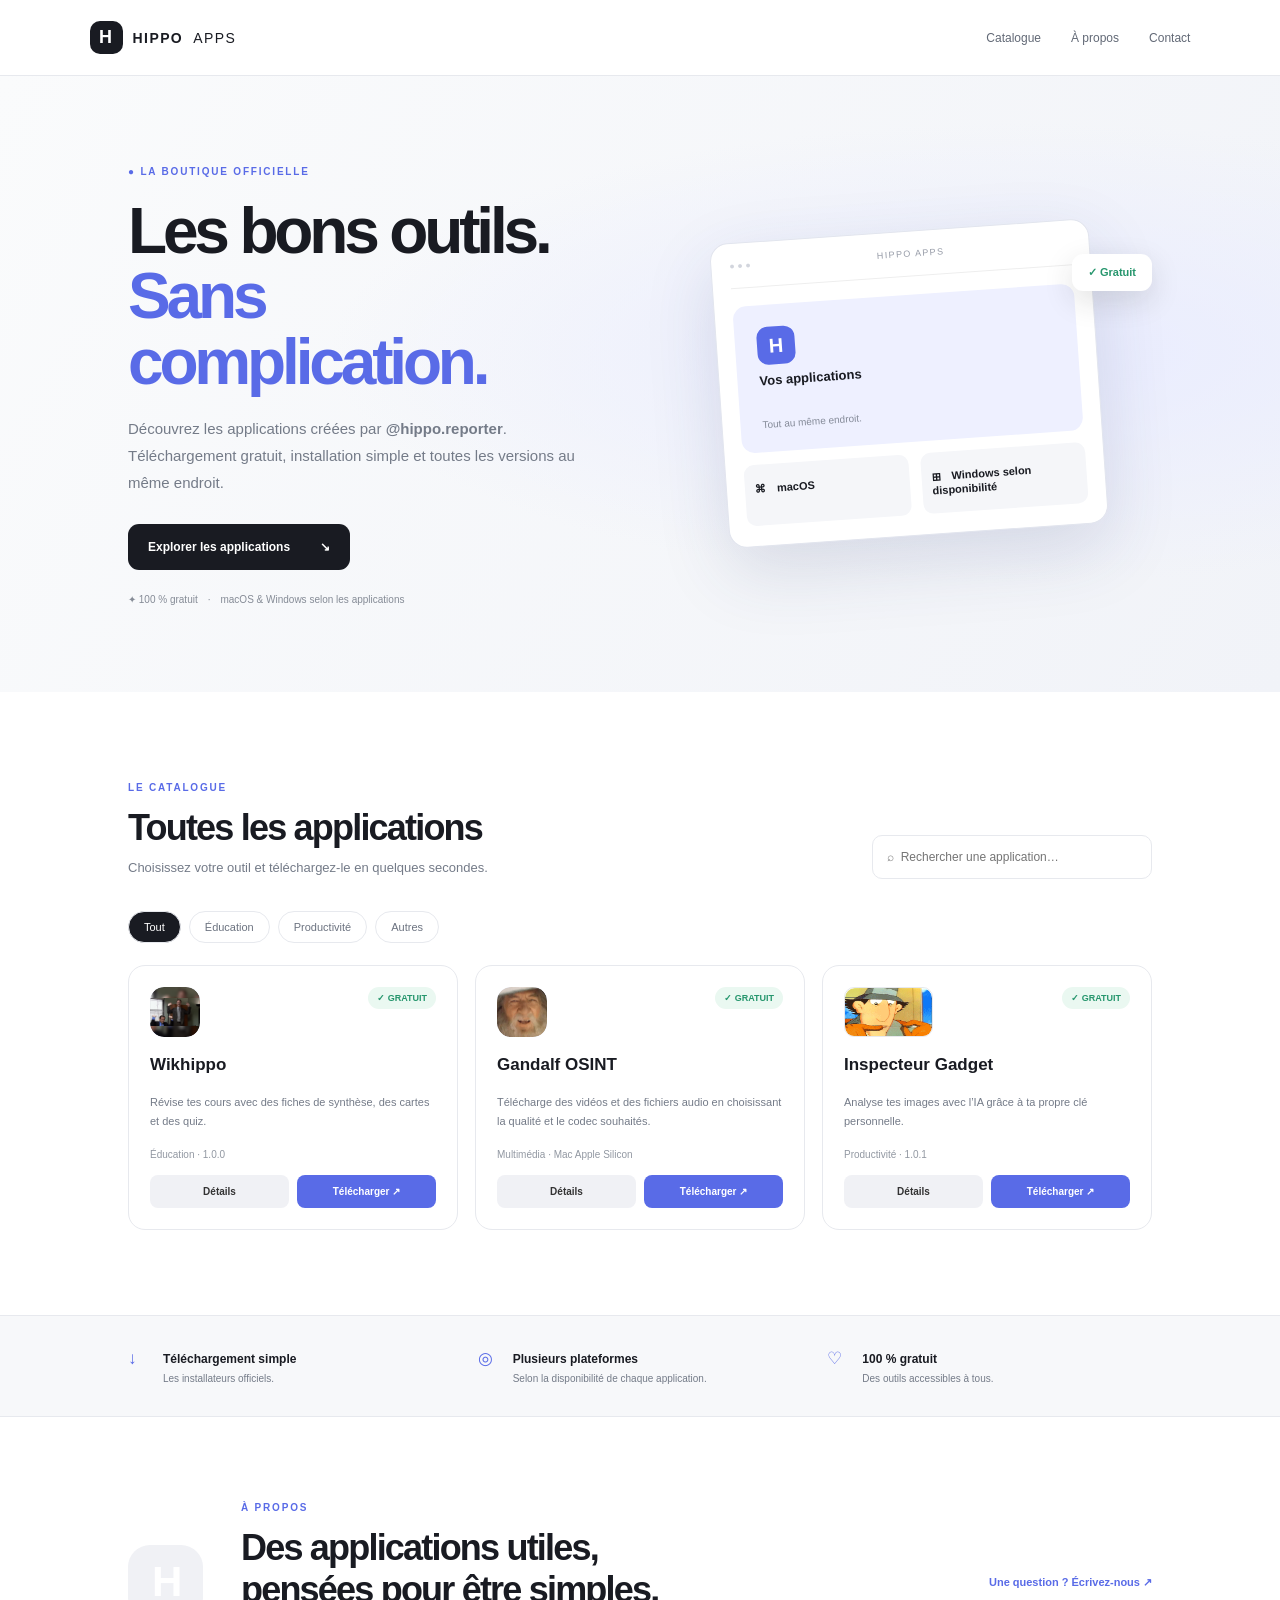
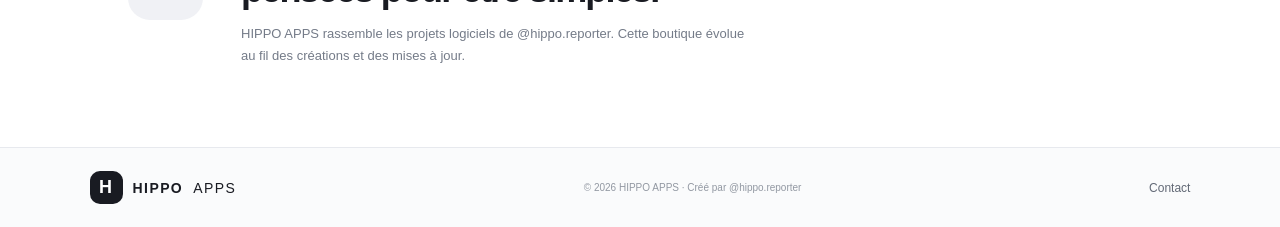
<file: index.html>
<!doctype html><html lang="fr"><head><meta charset="utf-8"><meta name="viewport" content="width=device-width,initial-scale=1"><meta name="theme-color" content="#f6f7f9"><meta name="description" content="HIPPO APPS — Les applications gratuites de @hippo.reporter"><title>HIPPO APPS — Boutique officielle</title><link rel="icon" href="assets/favicon.svg"><link rel="stylesheet" href="styles.css"></head><body>
<header><a class="brand" href="#"><i>H</i> HIPPO <b>APPS</b></a><nav><a href="#catalogue">Catalogue</a><a href="#apropos">À propos</a><a href="#apropos">Contact</a></nav><button id="menu" aria-label="Menu">☰</button></header>
<main><section class="hero"><div><label>● LA BOUTIQUE OFFICIELLE</label><h1>Les bons outils.<br><em>Sans complication.</em></h1><p>Découvrez les applications créées par <strong>@hippo.reporter</strong>. Téléchargement gratuit, installation simple et toutes les versions au même endroit.</p><a class="cta" href="#catalogue">Explorer les applications <b>↘</b></a><small>✦ 100 % gratuit　·　macOS & Windows selon les applications</small></div><div class="visual"><div class="mock"><div class="dots">● ● ● <span>HIPPO APPS</span></div><div class="mocktile"><i>H</i><b>Vos applications</b><small>Tout au même endroit.</small></div><div class="mockrow"><span>⌘　macOS</span><span>⊞　Windows selon disponibilité</span></div></div><div class="tag">✓ Gratuit</div></div></section>
<section id="catalogue" class="catalog"><div class="heading"><div><label>LE CATALOGUE</label><h2>Toutes les applications</h2><p>Choisissez votre outil et téléchargez-le en quelques secondes.</p></div><input id="search" placeholder="⌕  Rechercher une application…"></div><div class="filters"><button class="active" data-filter="all">Tout</button><button data-filter="education">Éducation</button><button data-filter="productivity">Productivité</button><button data-filter="other">Autres</button></div><div id="grid" class="grid"></div><p id="empty" hidden>Aucune application ne correspond à votre recherche.</p></section>
<section class="benefits"><div>↓ <b>Téléchargement simple</b><small>Les installateurs officiels.</small></div><div>◎ <b>Plusieurs plateformes</b><small>Selon la disponibilité de chaque application.</small></div><div>♡ <b>100 % gratuit</b><small>Des outils accessibles à tous.</small></div></section>
<section id="apropos" class="about"><div class="bigicon" aria-label="Logo HIPPO APPS">H</div><div><label>À PROPOS</label><h2>Des applications utiles,<br>pensées pour être simples.</h2><p>HIPPO APPS rassemble les projets logiciels de @hippo.reporter. Cette boutique évolue au fil des créations et des mises à jour.</p></div><a href="installation.html">Une question ? Écrivez-nous ↗</a></section></main>
<footer><a class="brand" href="#"><i>H</i> HIPPO <b>APPS</b></a><span>© <span id="year"></span> HIPPO APPS · Créé par @hippo.reporter</span><a href="#apropos">Contact</a></footer>
<dialog id="detail"><button class="close">×</button><div id="detailbody"></div></dialog><script src="apps.js"></script><script src="script.js"></script></body></html>
</file>
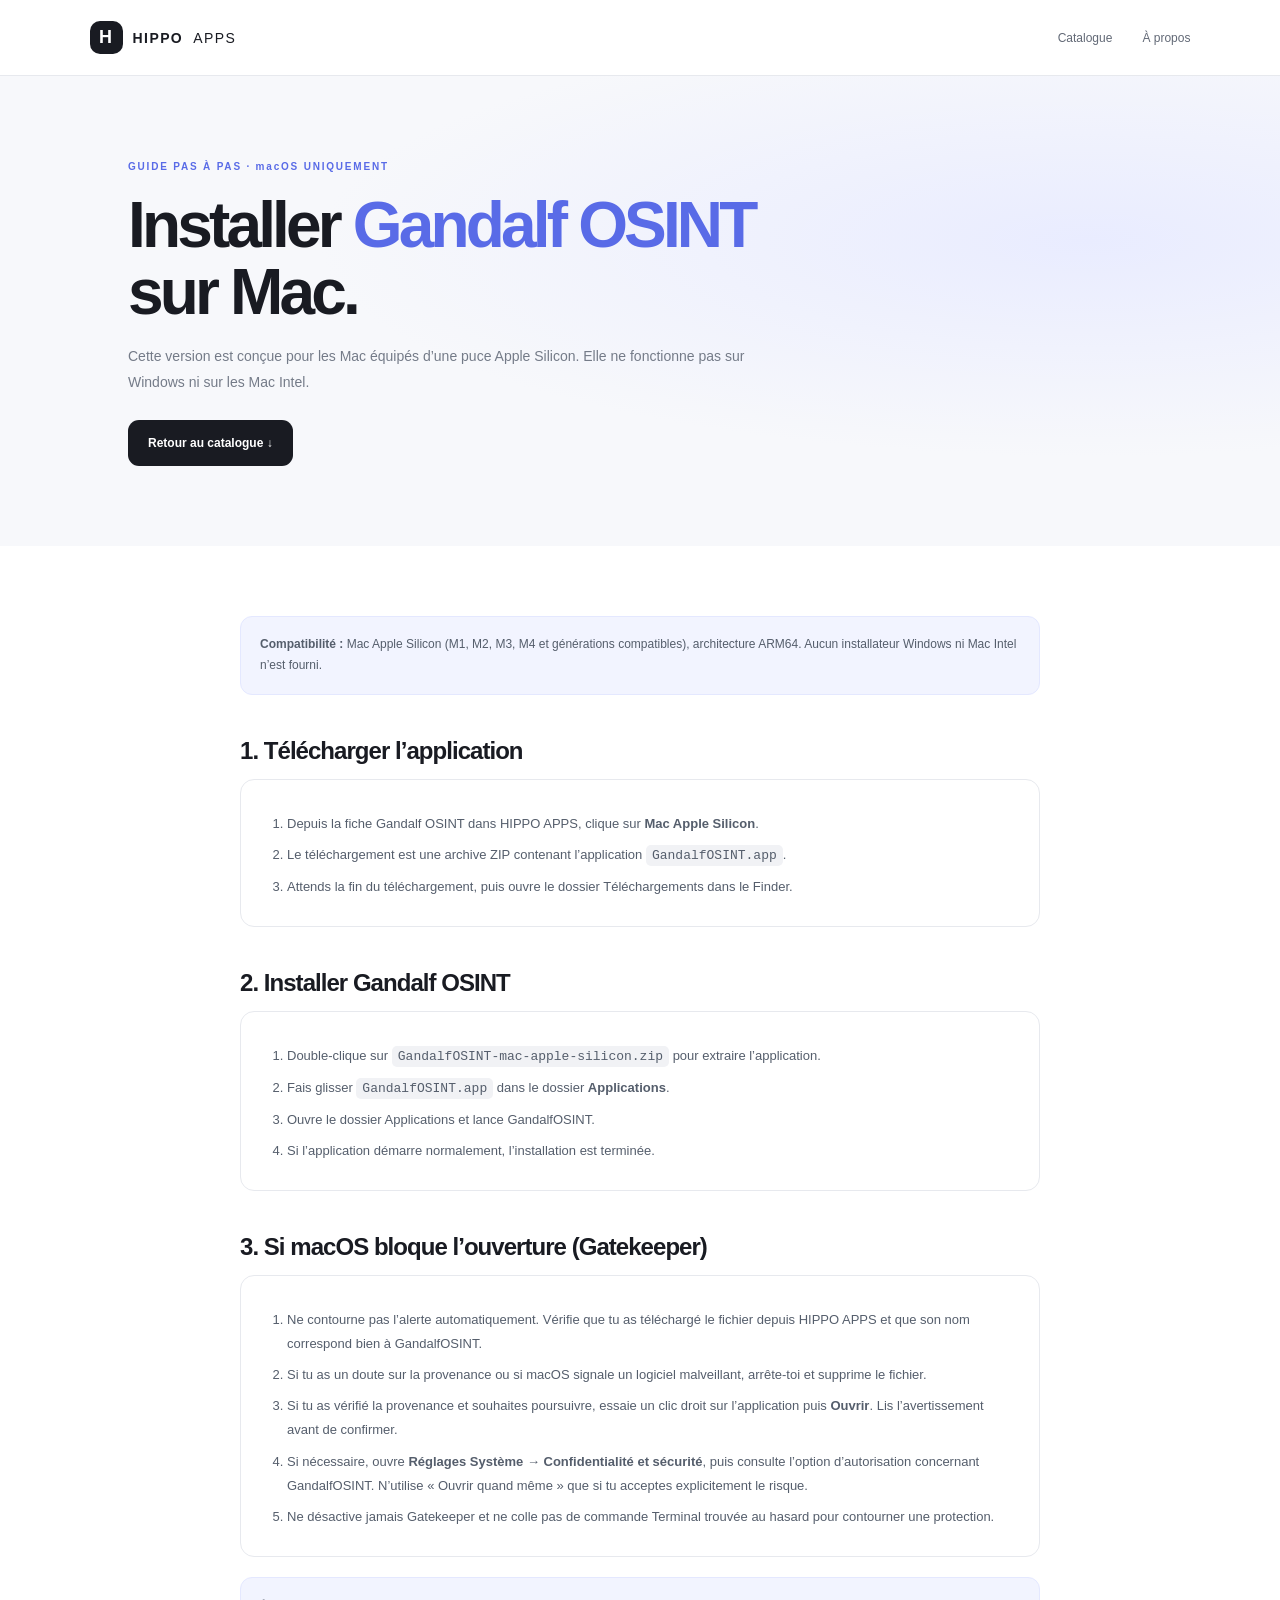
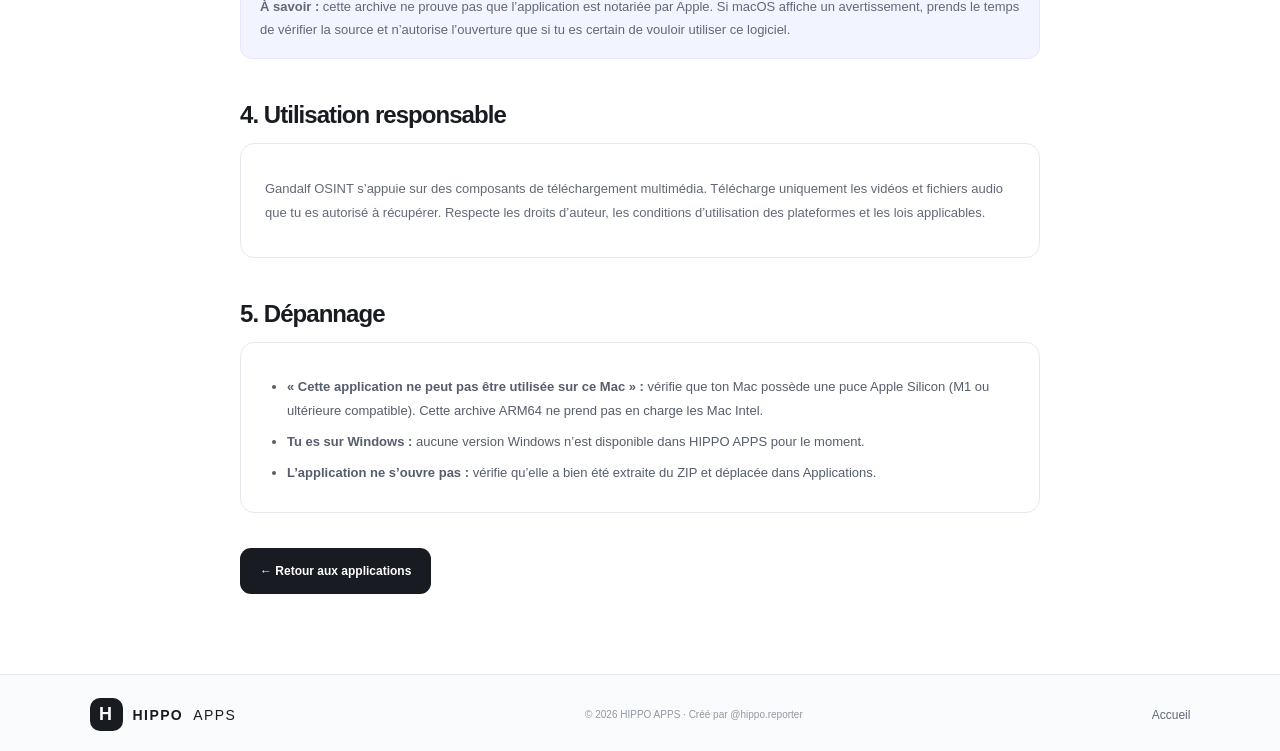
<file: gandalf-installation.html>
<!doctype html><html lang="fr"><head><meta charset="utf-8"><meta name="viewport" content="width=device-width,initial-scale=1"><meta name="theme-color" content="#f6f7f9"><meta name="description" content="Guide d’installation de Gandalf OSINT sur Mac Apple Silicon."><title>Installer Gandalf OSINT — HIPPO APPS</title><link rel="icon" href="assets/favicon.svg"><link rel="stylesheet" href="styles.css"></head><body>
<header><a class="brand" href="index.html"><i>H</i> HIPPO <b>APPS</b></a><nav><a href="index.html#catalogue">Catalogue</a><a href="index.html#apropos">À propos</a></nav><button id="menu" aria-label="Menu">☰</button></header>
<main class="help-page"><section class="help-hero"><label>GUIDE PAS À PAS · macOS UNIQUEMENT</label><h1>Installer <em>Gandalf OSINT</em><br>sur Mac.</h1><p>Cette version est conçue pour les Mac équipés d’une puce Apple Silicon. Elle ne fonctionne pas sur Windows ni sur les Mac Intel.</p><a class="cta" href="index.html#catalogue">Retour au catalogue ↓</a></section>
<section class="help-content"><div class="help-note"><strong>Compatibilité :</strong> Mac Apple Silicon (M1, M2, M3, M4 et générations compatibles), architecture ARM64. Aucun installateur Windows ni Mac Intel n’est fourni.</div>
<h2>1. Télécharger l’application</h2><div class="help-step"><ol><li>Depuis la fiche Gandalf OSINT dans HIPPO APPS, clique sur <strong>Mac Apple Silicon</strong>.</li><li>Le téléchargement est une archive ZIP contenant l’application <code>GandalfOSINT.app</code>.</li><li>Attends la fin du téléchargement, puis ouvre le dossier Téléchargements dans le Finder.</li></ol></div>
<h2>2. Installer Gandalf OSINT</h2><div class="help-step"><ol><li>Double-clique sur <code>GandalfOSINT-mac-apple-silicon.zip</code> pour extraire l’application.</li><li>Fais glisser <code>GandalfOSINT.app</code> dans le dossier <strong>Applications</strong>.</li><li>Ouvre le dossier Applications et lance GandalfOSINT.</li><li>Si l’application démarre normalement, l’installation est terminée.</li></ol></div>
<h2>3. Si macOS bloque l’ouverture (Gatekeeper)</h2><div class="help-step"><ol><li>Ne contourne pas l’alerte automatiquement. Vérifie que tu as téléchargé le fichier depuis HIPPO APPS et que son nom correspond bien à GandalfOSINT.</li><li>Si tu as un doute sur la provenance ou si macOS signale un logiciel malveillant, arrête-toi et supprime le fichier.</li><li>Si tu as vérifié la provenance et souhaites poursuivre, essaie un clic droit sur l’application puis <strong>Ouvrir</strong>. Lis l’avertissement avant de confirmer.</li><li>Si nécessaire, ouvre <strong>Réglages Système → Confidentialité et sécurité</strong>, puis consulte l’option d’autorisation concernant GandalfOSINT. N’utilise « Ouvrir quand même » que si tu acceptes explicitement le risque.</li><li>Ne désactive jamais Gatekeeper et ne colle pas de commande Terminal trouvée au hasard pour contourner une protection.</li></ol></div><p class="help-note"><strong>À savoir :</strong> cette archive ne prouve pas que l’application est notariée par Apple. Si macOS affiche un avertissement, prends le temps de vérifier la source et n’autorise l’ouverture que si tu es certain de vouloir utiliser ce logiciel.</p>
<h2>4. Utilisation responsable</h2><div class="help-step"><p>Gandalf OSINT s’appuie sur des composants de téléchargement multimédia. Télécharge uniquement les vidéos et fichiers audio que tu es autorisé à récupérer. Respecte les droits d’auteur, les conditions d’utilisation des plateformes et les lois applicables.</p></div>
<h2>5. Dépannage</h2><div class="help-step"><ul><li><strong>« Cette application ne peut pas être utilisée sur ce Mac » :</strong> vérifie que ton Mac possède une puce Apple Silicon (M1 ou ultérieure compatible). Cette archive ARM64 ne prend pas en charge les Mac Intel.</li><li><strong>Tu es sur Windows :</strong> aucune version Windows n’est disponible dans HIPPO APPS pour le moment.</li><li><strong>L’application ne s’ouvre pas :</strong> vérifie qu’elle a bien été extraite du ZIP et déplacée dans Applications.</li></ul></div><div class="help-bottom"><a class="cta" href="index.html#catalogue">← Retour aux applications</a></div></section></main>
<footer><a class="brand" href="index.html"><i>H</i> HIPPO <b>APPS</b></a><span>© <span id="year"></span> HIPPO APPS · Créé par @hippo.reporter</span><a href="index.html">Accueil</a></footer><script>document.querySelector('#year').textContent=new Date().getFullYear();document.querySelector('#menu').onclick=()=>document.querySelector('nav').classList.toggle('open');</script></body></html>
</file>
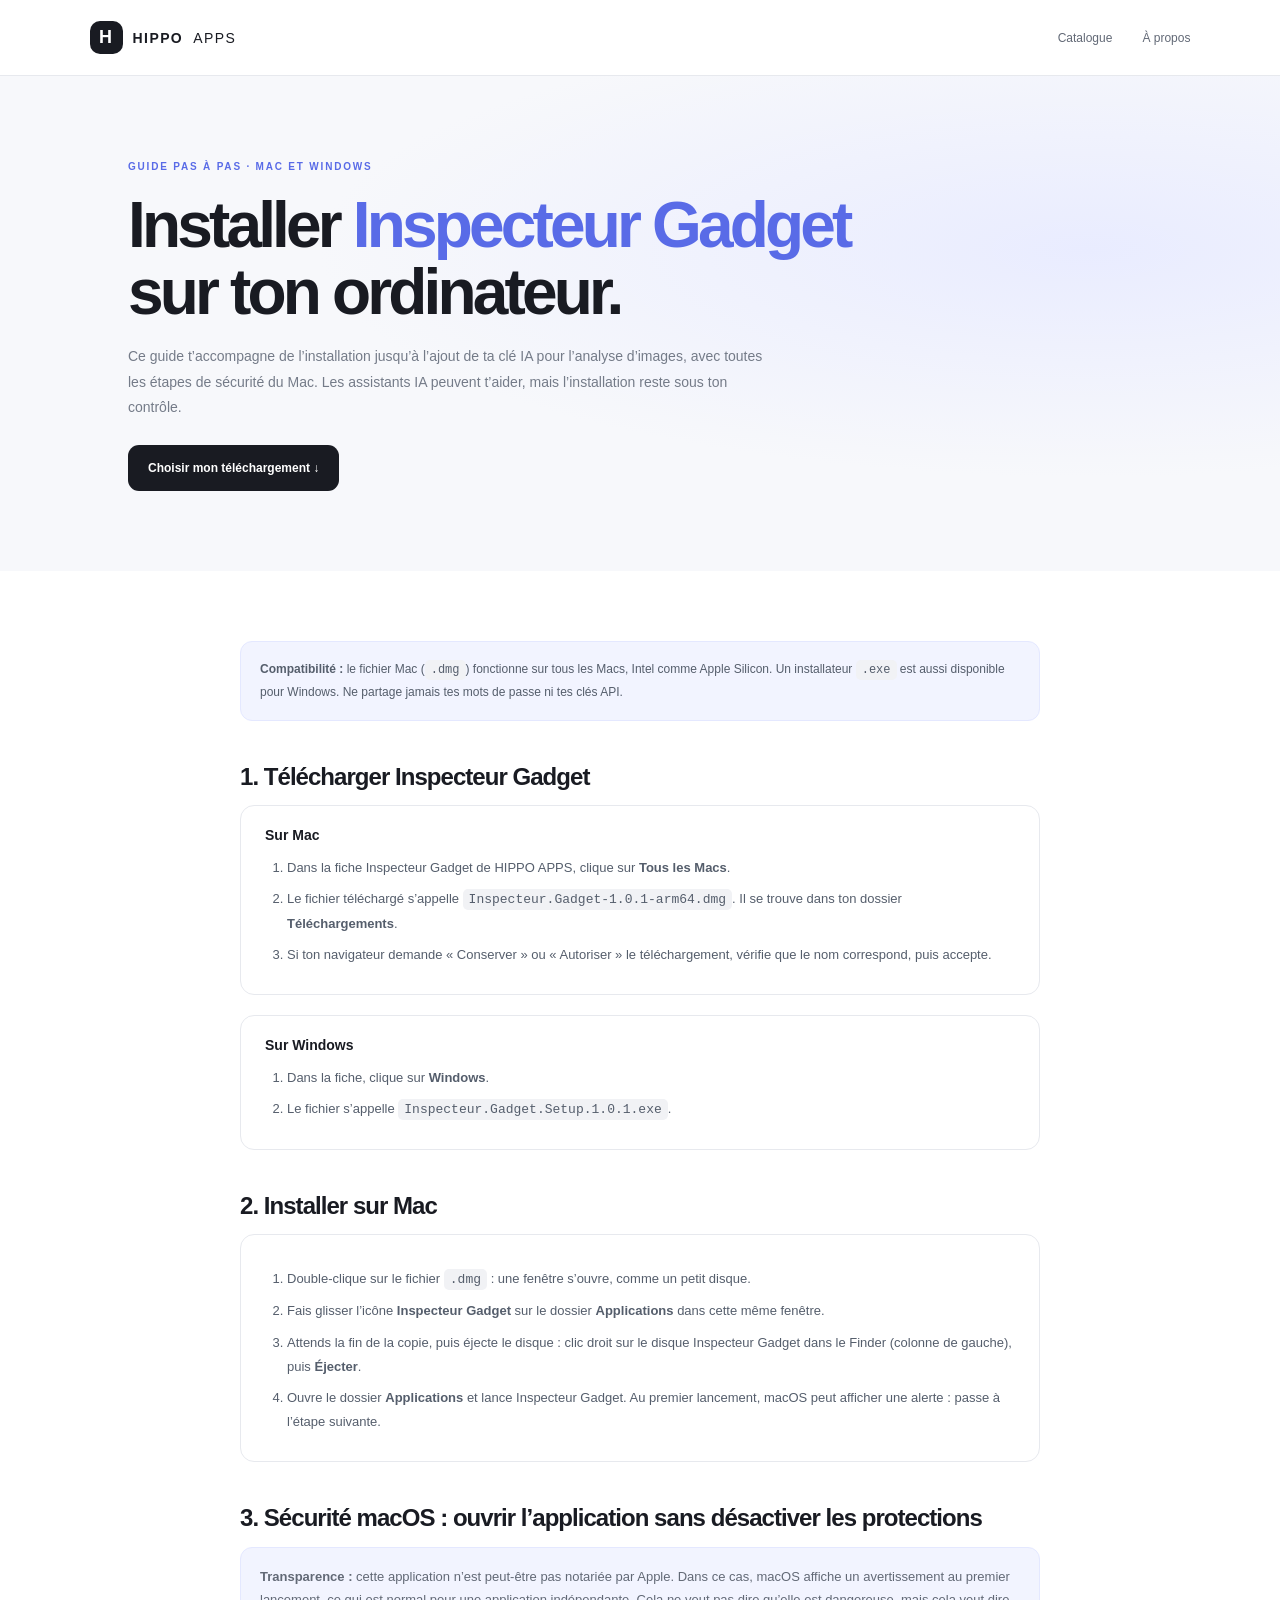
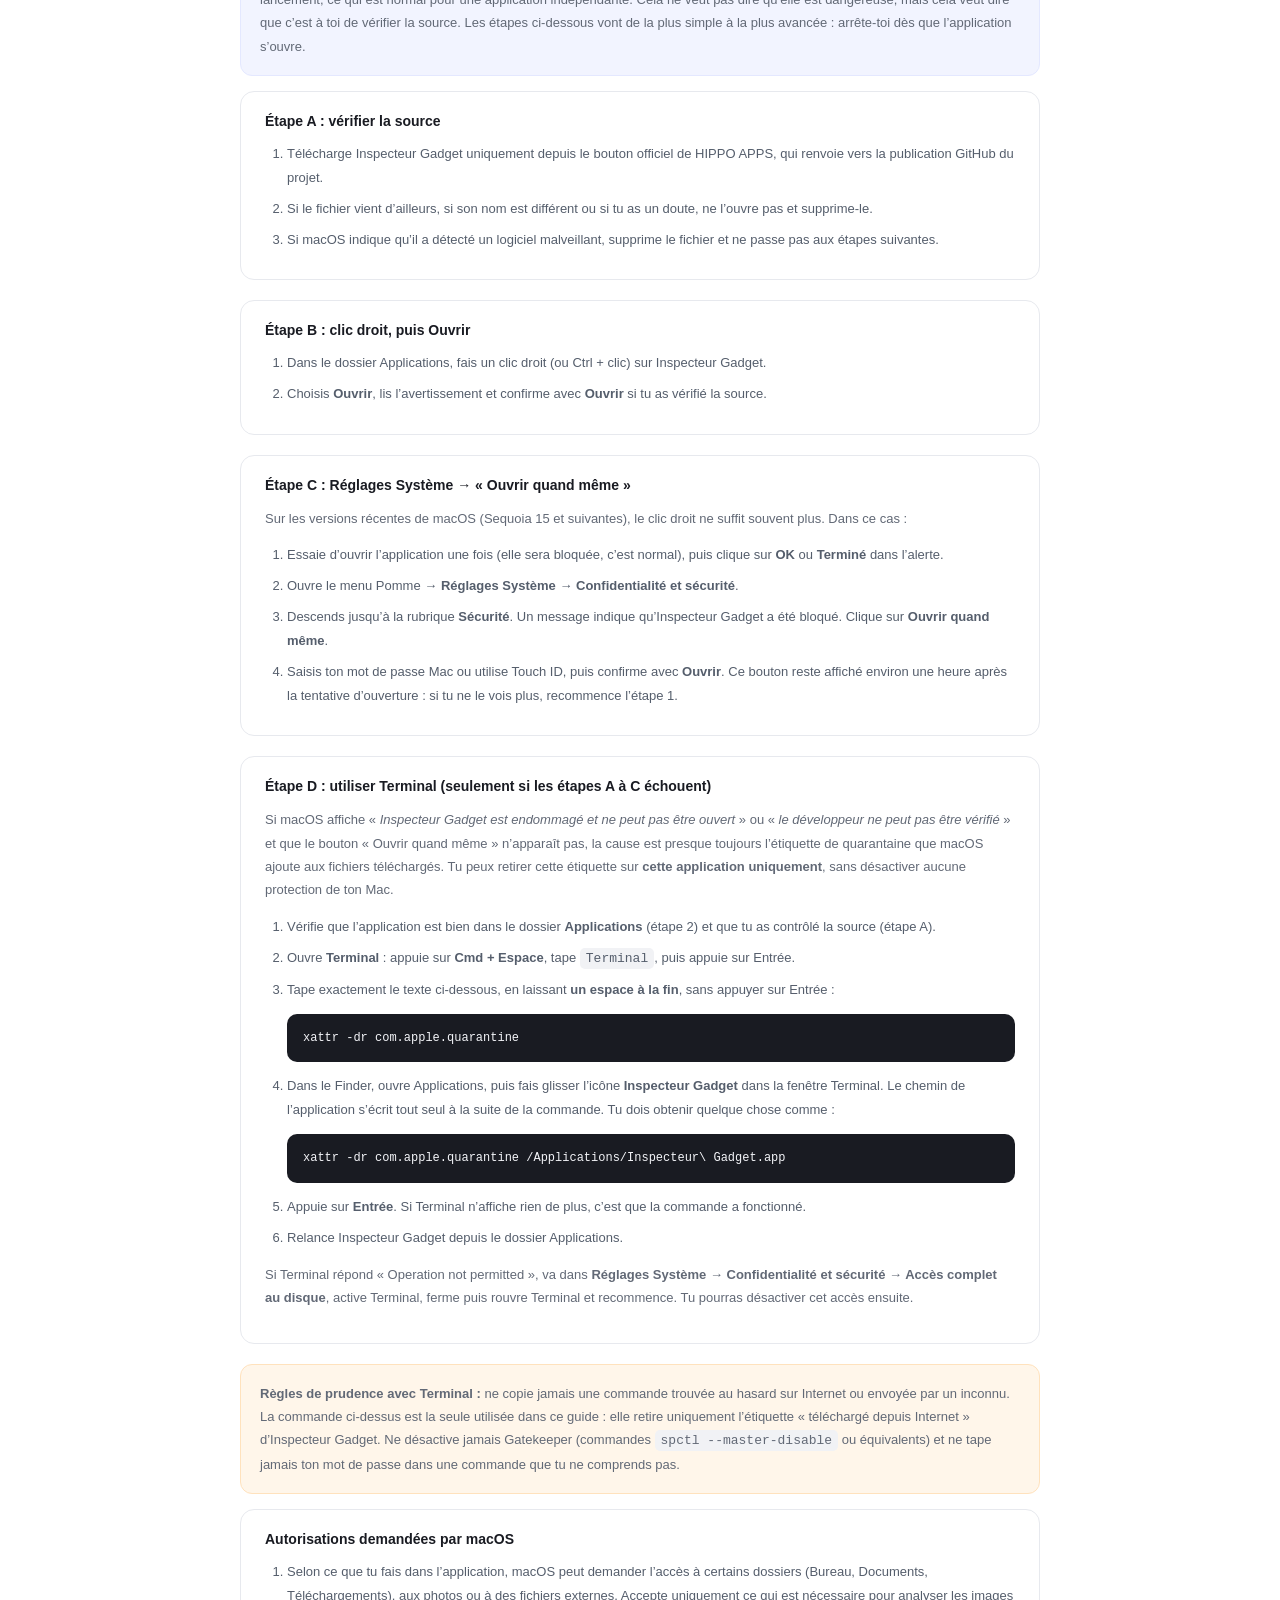
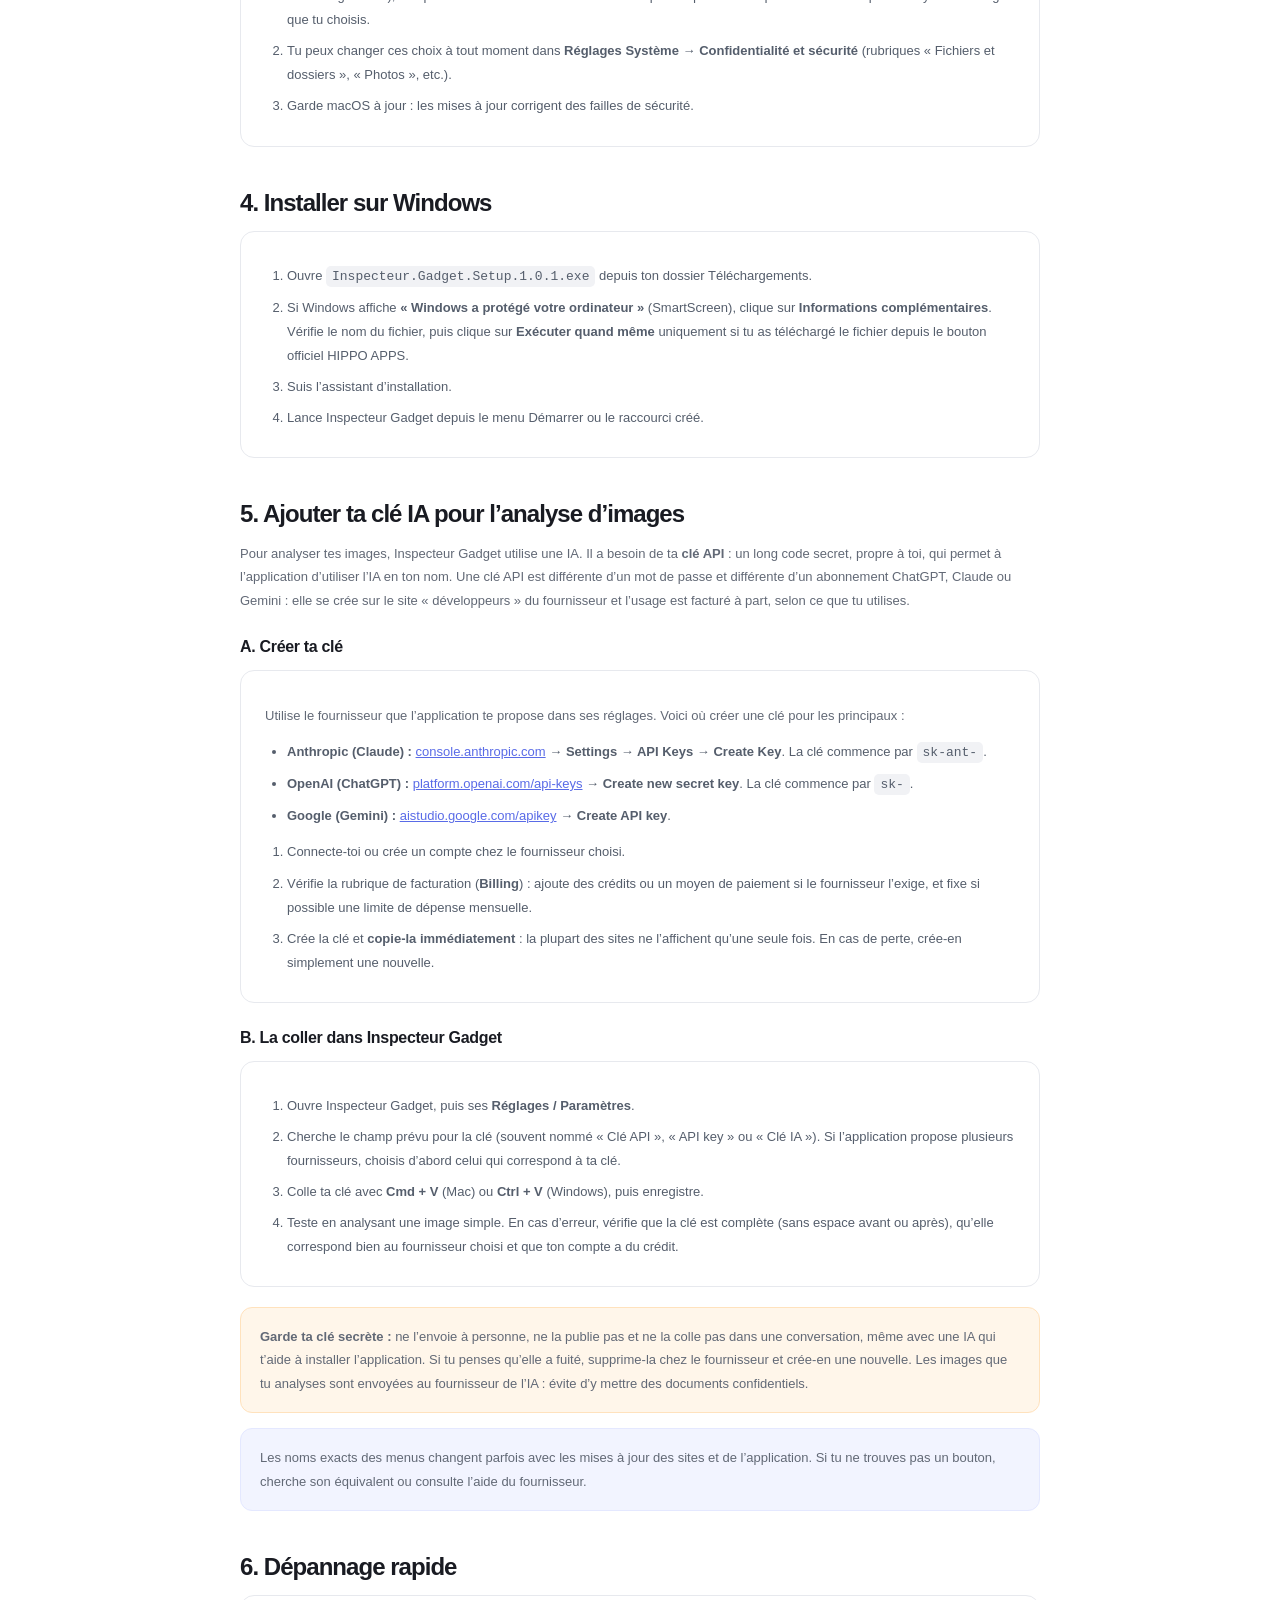
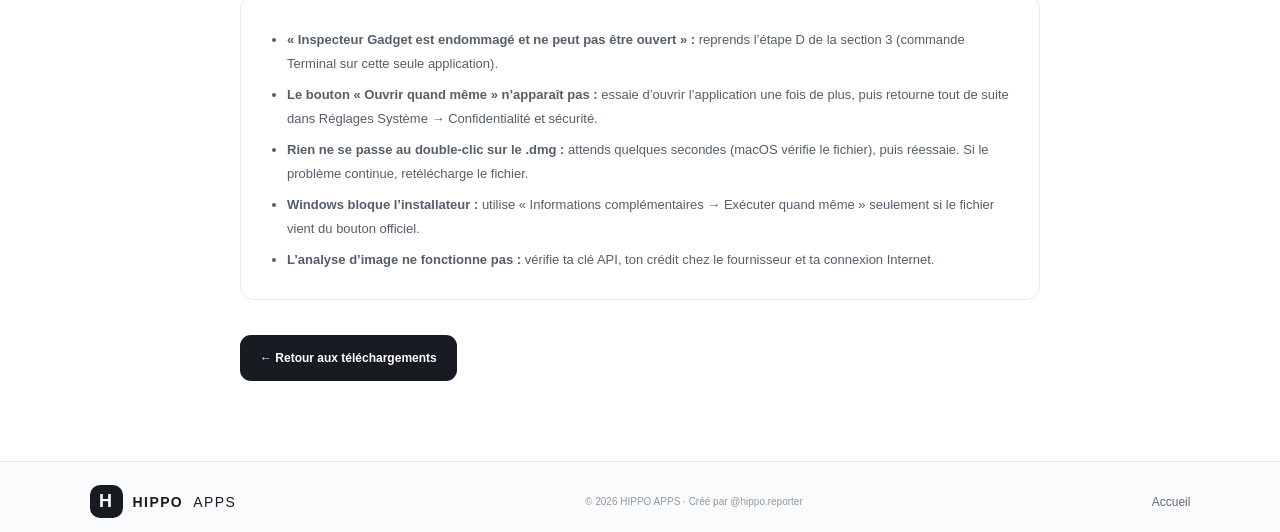
<file: inspecteur-gadget-installation.html>
<!doctype html><html lang="fr"><head><meta charset="utf-8"><meta name="viewport" content="width=device-width,initial-scale=1"><meta name="theme-color" content="#f6f7f9"><meta name="description" content="Guide d’installation d’Inspecteur Gadget sur Mac et Windows, sécurité macOS et ajout de la clé IA pour l’analyse d’images."><title>Installer Inspecteur Gadget — HIPPO APPS</title><link rel="icon" href="assets/favicon.svg"><link rel="stylesheet" href="styles.css"></head><body>
<header><a class="brand" href="index.html"><i>H</i> HIPPO <b>APPS</b></a><nav><a href="index.html#catalogue">Catalogue</a><a href="index.html#apropos">À propos</a></nav><button id="menu" aria-label="Menu">☰</button></header>
<main class="help-page"><section class="help-hero"><label>GUIDE PAS À PAS · MAC ET WINDOWS</label><h1>Installer <em>Inspecteur Gadget</em><br>sur ton ordinateur.</h1><p>Ce guide t’accompagne de l’installation jusqu’à l’ajout de ta clé IA pour l’analyse d’images, avec toutes les étapes de sécurité du Mac. Les assistants IA peuvent t’aider, mais l’installation reste sous ton contrôle.</p><a class="cta" href="index.html#catalogue">Choisir mon téléchargement ↓</a></section>
<section class="help-content"><div class="help-note"><strong>Compatibilité :</strong> le fichier Mac (<code>.dmg</code>) fonctionne sur tous les Macs, Intel comme Apple Silicon. Un installateur <code>.exe</code> est aussi disponible pour Windows. Ne partage jamais tes mots de passe ni tes clés API.</div>

<h2>1. Télécharger Inspecteur Gadget</h2>
<div class="help-step"><b>Sur Mac</b><ol><li>Dans la fiche Inspecteur Gadget de HIPPO APPS, clique sur <strong>Tous les Macs</strong>.</li><li>Le fichier téléchargé s’appelle <code>Inspecteur.Gadget-1.0.1-arm64.dmg</code>. Il se trouve dans ton dossier <strong>Téléchargements</strong>.</li><li>Si ton navigateur demande « Conserver » ou « Autoriser » le téléchargement, vérifie que le nom correspond, puis accepte.</li></ol></div>
<div class="help-step"><b>Sur Windows</b><ol><li>Dans la fiche, clique sur <strong>Windows</strong>.</li><li>Le fichier s’appelle <code>Inspecteur.Gadget.Setup.1.0.1.exe</code>.</li></ol></div>

<h2>2. Installer sur Mac</h2>
<div class="help-step"><ol><li>Double-clique sur le fichier <code>.dmg</code> : une fenêtre s’ouvre, comme un petit disque.</li><li>Fais glisser l’icône <strong>Inspecteur Gadget</strong> sur le dossier <strong>Applications</strong> dans cette même fenêtre.</li><li>Attends la fin de la copie, puis éjecte le disque : clic droit sur le disque Inspecteur Gadget dans le Finder (colonne de gauche), puis <strong>Éjecter</strong>.</li><li>Ouvre le dossier <strong>Applications</strong> et lance Inspecteur Gadget. Au premier lancement, macOS peut afficher une alerte : passe à l’étape suivante.</li></ol></div>

<h2>3. Sécurité macOS : ouvrir l’application sans désactiver les protections</h2>
<p class="help-note"><strong>Transparence :</strong> cette application n’est peut-être pas notariée par Apple. Dans ce cas, macOS affiche un avertissement au premier lancement, ce qui est normal pour une application indépendante. Cela ne veut pas dire qu’elle est dangereuse, mais cela veut dire que c’est à toi de vérifier la source. Les étapes ci-dessous vont de la plus simple à la plus avancée : arrête-toi dès que l’application s’ouvre.</p>
<div class="help-step"><b>Étape A : vérifier la source</b><ol><li>Télécharge Inspecteur Gadget uniquement depuis le bouton officiel de HIPPO APPS, qui renvoie vers la publication GitHub du projet.</li><li>Si le fichier vient d’ailleurs, si son nom est différent ou si tu as un doute, ne l’ouvre pas et supprime-le.</li><li>Si macOS indique qu’il a détecté un logiciel malveillant, supprime le fichier et ne passe pas aux étapes suivantes.</li></ol></div>
<div class="help-step"><b>Étape B : clic droit, puis Ouvrir</b><ol><li>Dans le dossier Applications, fais un clic droit (ou Ctrl + clic) sur Inspecteur Gadget.</li><li>Choisis <strong>Ouvrir</strong>, lis l’avertissement et confirme avec <strong>Ouvrir</strong> si tu as vérifié la source.</li></ol></div>
<div class="help-step"><b>Étape C : Réglages Système → « Ouvrir quand même »</b><p>Sur les versions récentes de macOS (Sequoia 15 et suivantes), le clic droit ne suffit souvent plus. Dans ce cas :</p><ol><li>Essaie d’ouvrir l’application une fois (elle sera bloquée, c’est normal), puis clique sur <strong>OK</strong> ou <strong>Terminé</strong> dans l’alerte.</li><li>Ouvre le menu Pomme → <strong>Réglages Système</strong> → <strong>Confidentialité et sécurité</strong>.</li><li>Descends jusqu’à la rubrique <strong>Sécurité</strong>. Un message indique qu’Inspecteur Gadget a été bloqué. Clique sur <strong>Ouvrir quand même</strong>.</li><li>Saisis ton mot de passe Mac ou utilise Touch ID, puis confirme avec <strong>Ouvrir</strong>. Ce bouton reste affiché environ une heure après la tentative d’ouverture : si tu ne le vois plus, recommence l’étape 1.</li></ol></div>
<div class="help-step"><b>Étape D : utiliser Terminal (seulement si les étapes A à C échouent)</b><p>Si macOS affiche « <em>Inspecteur Gadget est endommagé et ne peut pas être ouvert</em> » ou « <em>le développeur ne peut pas être vérifié</em> » et que le bouton « Ouvrir quand même » n’apparaît pas, la cause est presque toujours l’étiquette de quarantaine que macOS ajoute aux fichiers téléchargés. Tu peux retirer cette étiquette sur <strong>cette application uniquement</strong>, sans désactiver aucune protection de ton Mac.</p><ol><li>Vérifie que l’application est bien dans le dossier <strong>Applications</strong> (étape 2) et que tu as contrôlé la source (étape A).</li><li>Ouvre <strong>Terminal</strong> : appuie sur <strong>Cmd + Espace</strong>, tape <code>Terminal</code>, puis appuie sur Entrée.</li><li>Tape exactement le texte ci-dessous, en laissant <strong>un espace à la fin</strong>, sans appuyer sur Entrée :
<pre><code>xattr -dr com.apple.quarantine </code></pre></li><li>Dans le Finder, ouvre Applications, puis fais glisser l’icône <strong>Inspecteur Gadget</strong> dans la fenêtre Terminal. Le chemin de l’application s’écrit tout seul à la suite de la commande. Tu dois obtenir quelque chose comme :
<pre><code>xattr -dr com.apple.quarantine /Applications/Inspecteur\ Gadget.app</code></pre></li><li>Appuie sur <strong>Entrée</strong>. Si Terminal n’affiche rien de plus, c’est que la commande a fonctionné.</li><li>Relance Inspecteur Gadget depuis le dossier Applications.</li></ol><p>Si Terminal répond « Operation not permitted », va dans <strong>Réglages Système → Confidentialité et sécurité → Accès complet au disque</strong>, active Terminal, ferme puis rouvre Terminal et recommence. Tu pourras désactiver cet accès ensuite.</p></div>
<p class="help-warn"><strong>Règles de prudence avec Terminal :</strong> ne copie jamais une commande trouvée au hasard sur Internet ou envoyée par un inconnu. La commande ci-dessus est la seule utilisée dans ce guide : elle retire uniquement l’étiquette « téléchargé depuis Internet » d’Inspecteur Gadget. Ne désactive jamais Gatekeeper (commandes <code>spctl --master-disable</code> ou équivalents) et ne tape jamais ton mot de passe dans une commande que tu ne comprends pas.</p>
<div class="help-step"><b>Autorisations demandées par macOS</b><ol><li>Selon ce que tu fais dans l’application, macOS peut demander l’accès à certains dossiers (Bureau, Documents, Téléchargements), aux photos ou à des fichiers externes. Accepte uniquement ce qui est nécessaire pour analyser les images que tu choisis.</li><li>Tu peux changer ces choix à tout moment dans <strong>Réglages Système → Confidentialité et sécurité</strong> (rubriques « Fichiers et dossiers », « Photos », etc.).</li><li>Garde macOS à jour : les mises à jour corrigent des failles de sécurité.</li></ol></div>

<h2>4. Installer sur Windows</h2>
<div class="help-step"><ol><li>Ouvre <code>Inspecteur.Gadget.Setup.1.0.1.exe</code> depuis ton dossier Téléchargements.</li><li>Si Windows affiche <strong>« Windows a protégé votre ordinateur »</strong> (SmartScreen), clique sur <strong>Informations complémentaires</strong>. Vérifie le nom du fichier, puis clique sur <strong>Exécuter quand même</strong> uniquement si tu as téléchargé le fichier depuis le bouton officiel HIPPO APPS.</li><li>Suis l’assistant d’installation.</li><li>Lance Inspecteur Gadget depuis le menu Démarrer ou le raccourci créé.</li></ol></div>

<h2>5. Ajouter ta clé IA pour l’analyse d’images</h2>
<p>Pour analyser tes images, Inspecteur Gadget utilise une IA. Il a besoin de ta <strong>clé API</strong> : un long code secret, propre à toi, qui permet à l’application d’utiliser l’IA en ton nom. Une clé API est différente d’un mot de passe et différente d’un abonnement ChatGPT, Claude ou Gemini : elle se crée sur le site « développeurs » du fournisseur et l’usage est facturé à part, selon ce que tu utilises.</p>
<h3>A. Créer ta clé</h3>
<div class="help-step"><p>Utilise le fournisseur que l’application te propose dans ses réglages. Voici où créer une clé pour les principaux :</p><ul><li><strong>Anthropic (Claude) :</strong> <a href="https://console.anthropic.com/" target="_blank" rel="noopener">console.anthropic.com</a> → <strong>Settings → API Keys → Create Key</strong>. La clé commence par <code>sk-ant-</code>.</li><li><strong>OpenAI (ChatGPT) :</strong> <a href="https://platform.openai.com/api-keys" target="_blank" rel="noopener">platform.openai.com/api-keys</a> → <strong>Create new secret key</strong>. La clé commence par <code>sk-</code>.</li><li><strong>Google (Gemini) :</strong> <a href="https://aistudio.google.com/apikey" target="_blank" rel="noopener">aistudio.google.com/apikey</a> → <strong>Create API key</strong>.</li></ul><ol><li>Connecte-toi ou crée un compte chez le fournisseur choisi.</li><li>Vérifie la rubrique de facturation (<strong>Billing</strong>) : ajoute des crédits ou un moyen de paiement si le fournisseur l’exige, et fixe si possible une limite de dépense mensuelle.</li><li>Crée la clé et <strong>copie-la immédiatement</strong> : la plupart des sites ne l’affichent qu’une seule fois. En cas de perte, crée-en simplement une nouvelle.</li></ol></div>
<h3>B. La coller dans Inspecteur Gadget</h3>
<div class="help-step"><ol><li>Ouvre Inspecteur Gadget, puis ses <strong>Réglages / Paramètres</strong>.</li><li>Cherche le champ prévu pour la clé (souvent nommé « Clé API », « API key » ou « Clé IA »). Si l’application propose plusieurs fournisseurs, choisis d’abord celui qui correspond à ta clé.</li><li>Colle ta clé avec <strong>Cmd + V</strong> (Mac) ou <strong>Ctrl + V</strong> (Windows), puis enregistre.</li><li>Teste en analysant une image simple. En cas d’erreur, vérifie que la clé est complète (sans espace avant ou après), qu’elle correspond bien au fournisseur choisi et que ton compte a du crédit.</li></ol></div>
<p class="help-warn"><strong>Garde ta clé secrète :</strong> ne l’envoie à personne, ne la publie pas et ne la colle pas dans une conversation, même avec une IA qui t’aide à installer l’application. Si tu penses qu’elle a fuité, supprime-la chez le fournisseur et crée-en une nouvelle. Les images que tu analyses sont envoyées au fournisseur de l’IA : évite d’y mettre des documents confidentiels.</p>
<p class="help-note">Les noms exacts des menus changent parfois avec les mises à jour des sites et de l’application. Si tu ne trouves pas un bouton, cherche son équivalent ou consulte l’aide du fournisseur.</p>

<h2>6. Dépannage rapide</h2>
<div class="help-step"><ul><li><strong>« Inspecteur Gadget est endommagé et ne peut pas être ouvert » :</strong> reprends l’étape D de la section 3 (commande Terminal sur cette seule application).</li><li><strong>Le bouton « Ouvrir quand même » n’apparaît pas :</strong> essaie d’ouvrir l’application une fois de plus, puis retourne tout de suite dans Réglages Système → Confidentialité et sécurité.</li><li><strong>Rien ne se passe au double-clic sur le .dmg :</strong> attends quelques secondes (macOS vérifie le fichier), puis réessaie. Si le problème continue, retélécharge le fichier.</li><li><strong>Windows bloque l’installateur :</strong> utilise « Informations complémentaires → Exécuter quand même » seulement si le fichier vient du bouton officiel.</li><li><strong>L’analyse d’image ne fonctionne pas :</strong> vérifie ta clé API, ton crédit chez le fournisseur et ta connexion Internet.</li></ul></div>
<div class="help-bottom"><a class="cta" href="index.html#catalogue">← Retour aux téléchargements</a></div></section></main>
<footer><a class="brand" href="index.html"><i>H</i> HIPPO <b>APPS</b></a><span>© <span id="year"></span> HIPPO APPS · Créé par @hippo.reporter</span><a href="index.html">Accueil</a></footer><script>document.querySelector('#year').textContent=new Date().getFullYear();document.querySelector('#menu').onclick=()=>document.querySelector('nav').classList.toggle('open');</script></body></html>
</file>
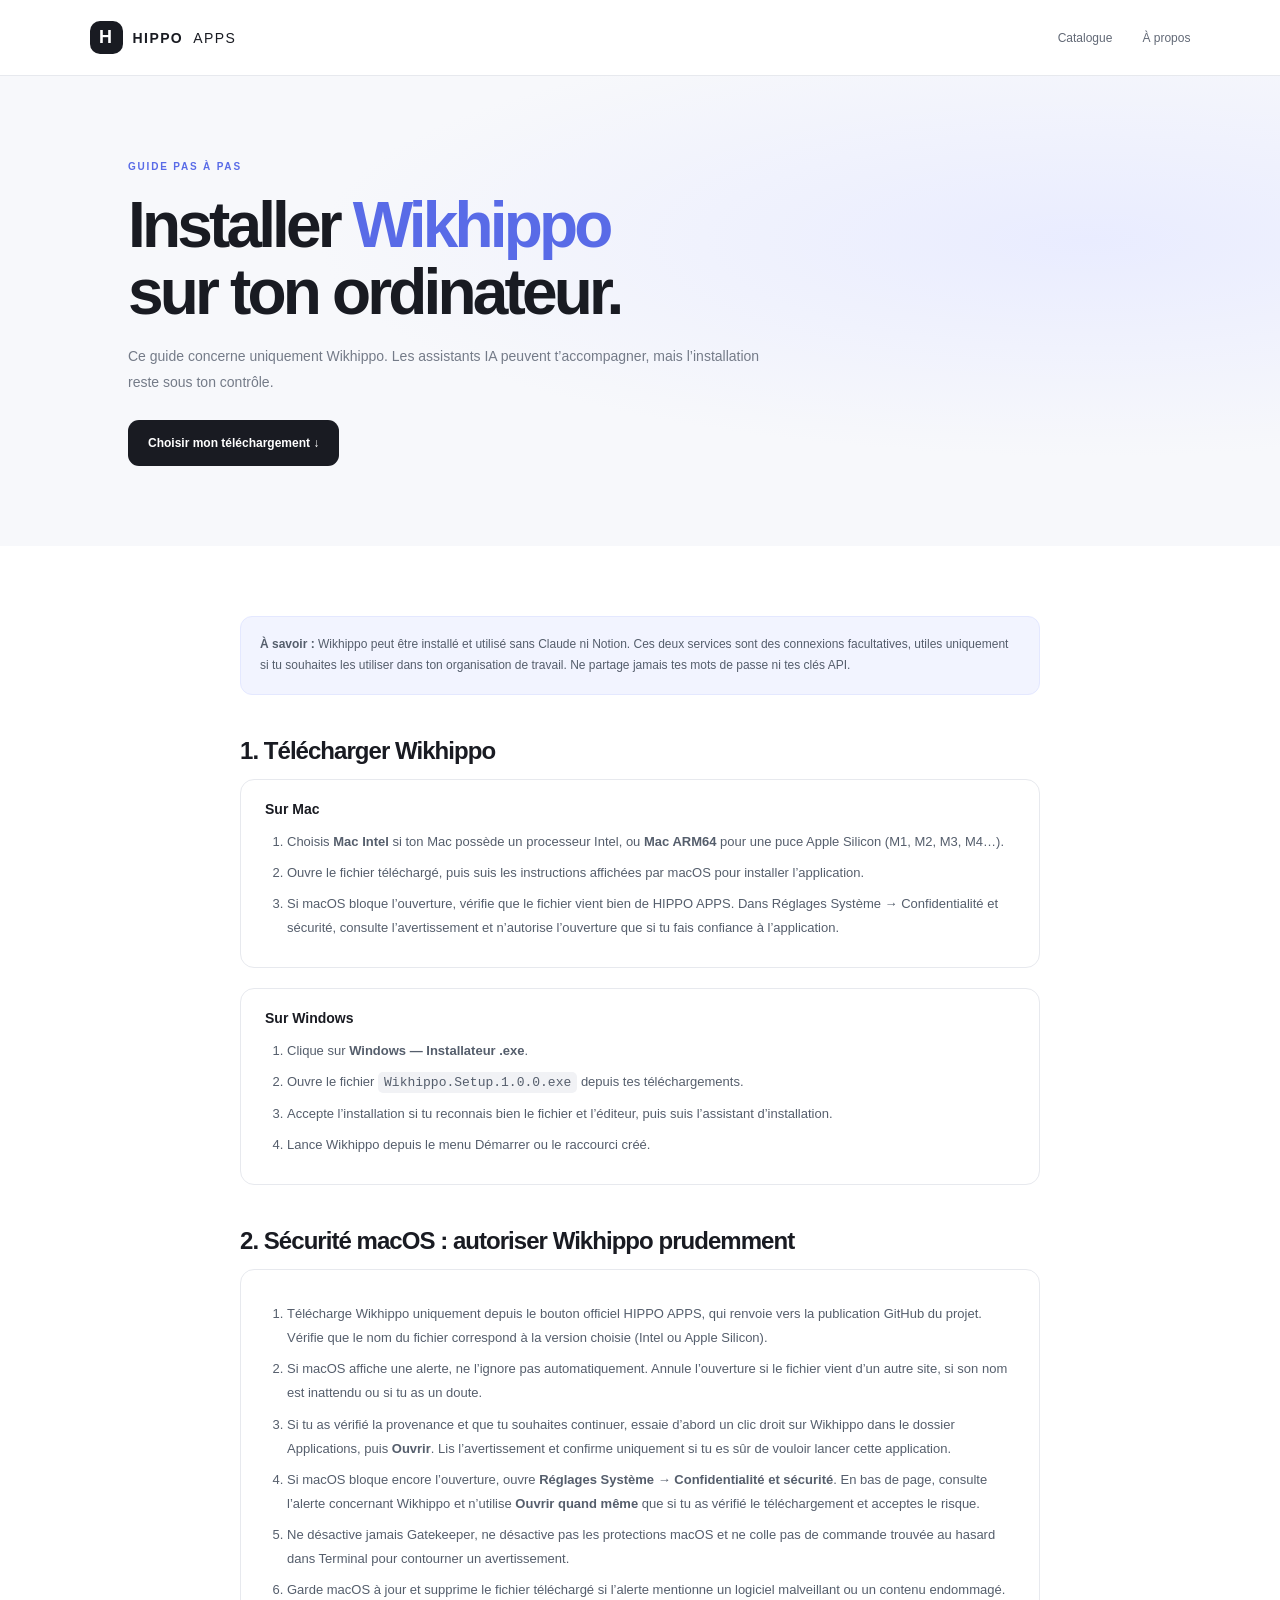
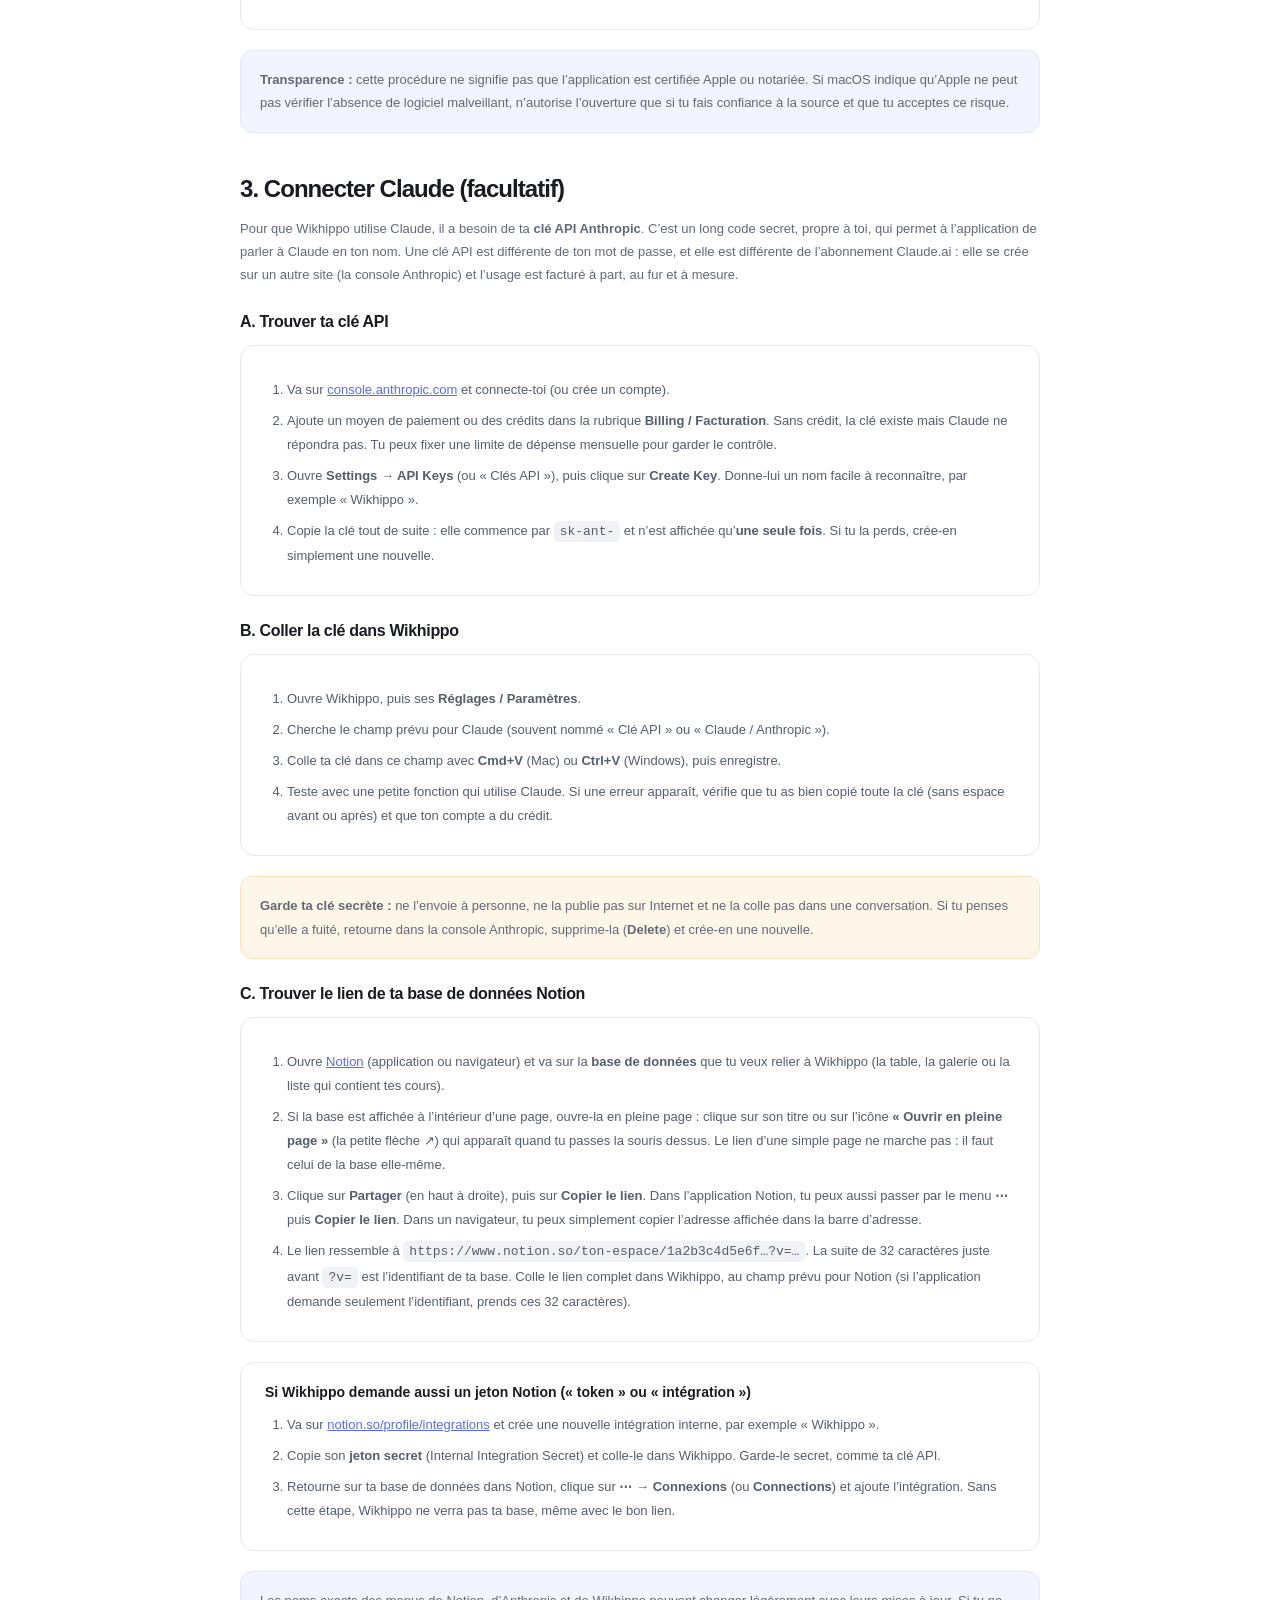
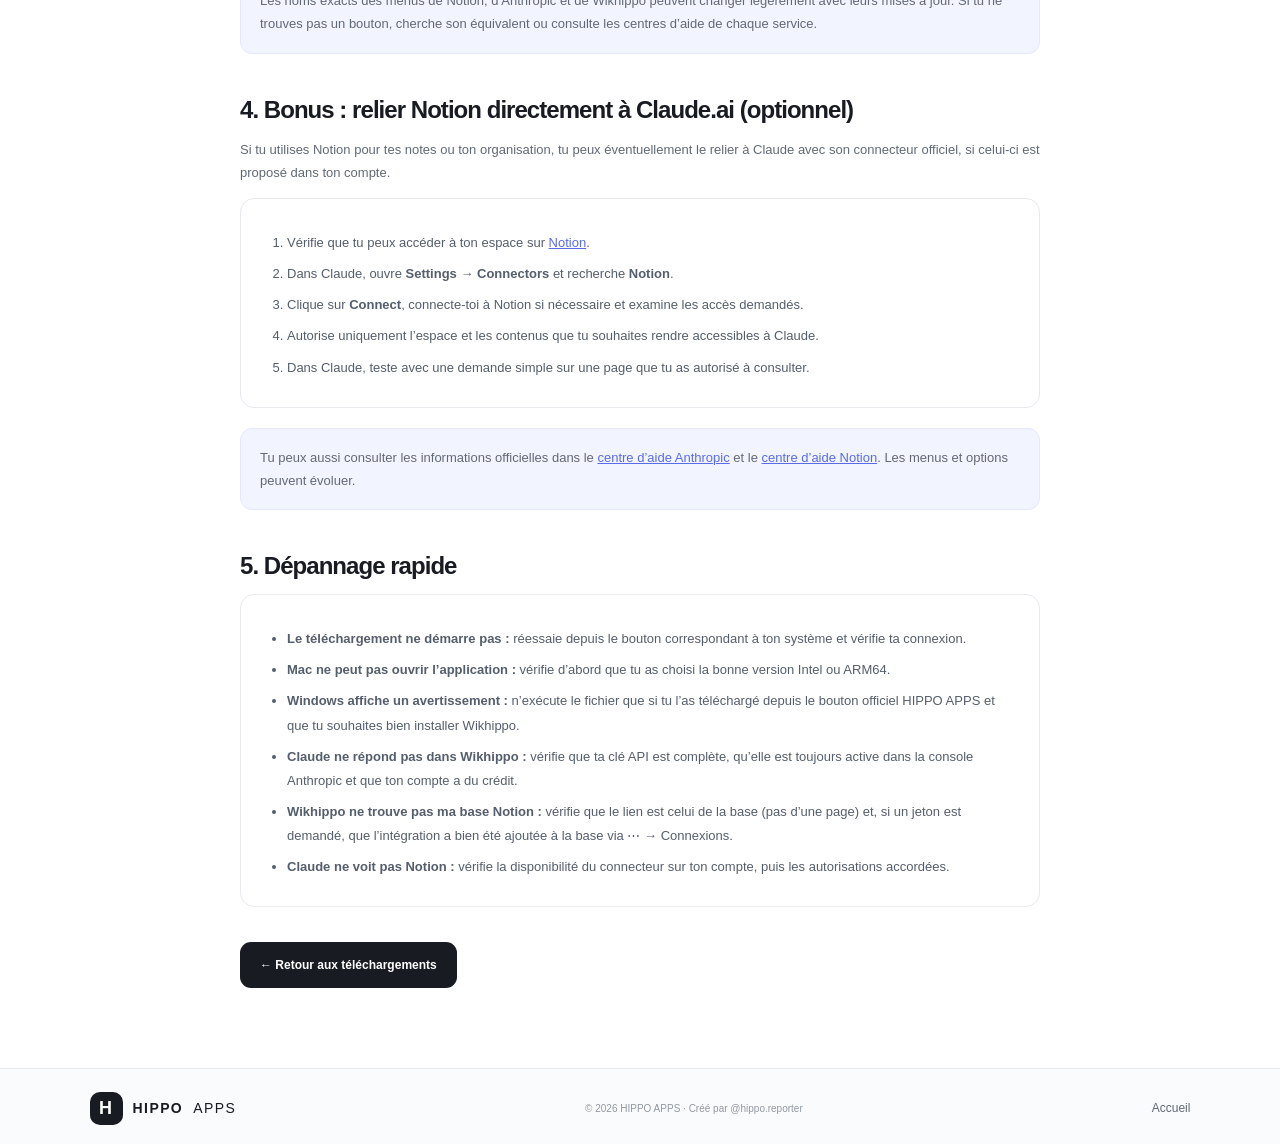
<file: installation.html>
<!doctype html><html lang="fr"><head><meta charset="utf-8"><meta name="viewport" content="width=device-width,initial-scale=1"><meta name="theme-color" content="#f6f7f9"><meta name="description" content="Guide d’installation de Wikhippo et de connexion facultative à Claude et Notion."><title>Guide Wikhippo — HIPPO APPS</title><link rel="icon" href="assets/favicon.svg"><link rel="stylesheet" href="styles.css"></head><body>
<header><a class="brand" href="index.html"><i>H</i> HIPPO <b>APPS</b></a><nav><a href="index.html#catalogue">Catalogue</a><a href="index.html#apropos">À propos</a></nav><button id="menu" aria-label="Menu">☰</button></header>
<main class="help-page"><section class="help-hero"><label>GUIDE PAS À PAS</label><h1>Installer <em>Wikhippo</em><br>sur ton ordinateur.</h1><p>Ce guide concerne uniquement Wikhippo. Les assistants IA peuvent t’accompagner, mais l’installation reste sous ton contrôle.</p><a class="cta" href="index.html#catalogue">Choisir mon téléchargement ↓</a></section>
<section class="help-content"><div class="help-note"><strong>À savoir :</strong> Wikhippo peut être installé et utilisé sans Claude ni Notion. Ces deux services sont des connexions facultatives, utiles uniquement si tu souhaites les utiliser dans ton organisation de travail. Ne partage jamais tes mots de passe ni tes clés API.</div>
<h2>1. Télécharger Wikhippo</h2><div class="help-step"><b>Sur Mac</b><ol><li>Choisis <strong>Mac Intel</strong> si ton Mac possède un processeur Intel, ou <strong>Mac ARM64</strong> pour une puce Apple Silicon (M1, M2, M3, M4…).</li><li>Ouvre le fichier téléchargé, puis suis les instructions affichées par macOS pour installer l’application.</li><li>Si macOS bloque l’ouverture, vérifie que le fichier vient bien de HIPPO APPS. Dans Réglages Système → Confidentialité et sécurité, consulte l’avertissement et n’autorise l’ouverture que si tu fais confiance à l’application.</li></ol></div><div class="help-step"><b>Sur Windows</b><ol><li>Clique sur <strong>Windows — Installateur .exe</strong>.</li><li>Ouvre le fichier <code>Wikhippo.Setup.1.0.0.exe</code> depuis tes téléchargements.</li><li>Accepte l’installation si tu reconnais bien le fichier et l’éditeur, puis suis l’assistant d’installation.</li><li>Lance Wikhippo depuis le menu Démarrer ou le raccourci créé.</li></ol></div>
<h2>2. Sécurité macOS : autoriser Wikhippo prudemment</h2><div class="help-step"><ol><li>Télécharge Wikhippo uniquement depuis le bouton officiel HIPPO APPS, qui renvoie vers la publication GitHub du projet. Vérifie que le nom du fichier correspond à la version choisie (Intel ou Apple Silicon).</li><li>Si macOS affiche une alerte, ne l’ignore pas automatiquement. Annule l’ouverture si le fichier vient d’un autre site, si son nom est inattendu ou si tu as un doute.</li><li>Si tu as vérifié la provenance et que tu souhaites continuer, essaie d’abord un clic droit sur Wikhippo dans le dossier Applications, puis <strong>Ouvrir</strong>. Lis l’avertissement et confirme uniquement si tu es sûr de vouloir lancer cette application.</li><li>Si macOS bloque encore l’ouverture, ouvre <strong>Réglages Système → Confidentialité et sécurité</strong>. En bas de page, consulte l’alerte concernant Wikhippo et n’utilise <strong>Ouvrir quand même</strong> que si tu as vérifié le téléchargement et acceptes le risque.</li><li>Ne désactive jamais Gatekeeper, ne désactive pas les protections macOS et ne colle pas de commande trouvée au hasard dans Terminal pour contourner un avertissement.</li><li>Garde macOS à jour et supprime le fichier téléchargé si l’alerte mentionne un logiciel malveillant ou un contenu endommagé.</li></ol></div><p class="help-note"><strong>Transparence :</strong> cette procédure ne signifie pas que l’application est certifiée Apple ou notariée. Si macOS indique qu’Apple ne peut pas vérifier l’absence de logiciel malveillant, n’autorise l’ouverture que si tu fais confiance à la source et que tu acceptes ce risque.</p><h2>3. Connecter Claude (facultatif)</h2><p>Pour que Wikhippo utilise Claude, il a besoin de ta <strong>clé API Anthropic</strong>. C’est un long code secret, propre à toi, qui permet à l’application de parler à Claude en ton nom. Une clé API est différente de ton mot de passe, et elle est différente de l’abonnement Claude.ai : elle se crée sur un autre site (la console Anthropic) et l’usage est facturé à part, au fur et à mesure.</p>
<h3>A. Trouver ta clé API</h3><div class="help-step"><ol><li>Va sur <a href="https://console.anthropic.com/" target="_blank" rel="noopener">console.anthropic.com</a> et connecte-toi (ou crée un compte).</li><li>Ajoute un moyen de paiement ou des crédits dans la rubrique <strong>Billing / Facturation</strong>. Sans crédit, la clé existe mais Claude ne répondra pas. Tu peux fixer une limite de dépense mensuelle pour garder le contrôle.</li><li>Ouvre <strong>Settings → API Keys</strong> (ou « Clés API »), puis clique sur <strong>Create Key</strong>. Donne-lui un nom facile à reconnaître, par exemple « Wikhippo ».</li><li>Copie la clé tout de suite : elle commence par <code>sk-ant-</code> et n’est affichée qu’<strong>une seule fois</strong>. Si tu la perds, crée-en simplement une nouvelle.</li></ol></div>
<h3>B. Coller la clé dans Wikhippo</h3><div class="help-step"><ol><li>Ouvre Wikhippo, puis ses <strong>Réglages / Paramètres</strong>.</li><li>Cherche le champ prévu pour Claude (souvent nommé « Clé API » ou « Claude / Anthropic »).</li><li>Colle ta clé dans ce champ avec <strong>Cmd+V</strong> (Mac) ou <strong>Ctrl+V</strong> (Windows), puis enregistre.</li><li>Teste avec une petite fonction qui utilise Claude. Si une erreur apparaît, vérifie que tu as bien copié toute la clé (sans espace avant ou après) et que ton compte a du crédit.</li></ol></div>
<p class="help-warn"><strong>Garde ta clé secrète :</strong> ne l’envoie à personne, ne la publie pas sur Internet et ne la colle pas dans une conversation. Si tu penses qu’elle a fuité, retourne dans la console Anthropic, supprime-la (<strong>Delete</strong>) et crée-en une nouvelle.</p>
<h3>C. Trouver le lien de ta base de données Notion</h3><div class="help-step"><ol><li>Ouvre <a href="https://www.notion.so/" target="_blank" rel="noopener">Notion</a> (application ou navigateur) et va sur la <strong>base de données</strong> que tu veux relier à Wikhippo (la table, la galerie ou la liste qui contient tes cours).</li><li>Si la base est affichée à l’intérieur d’une page, ouvre-la en pleine page : clique sur son titre ou sur l’icône <strong>« Ouvrir en pleine page »</strong> (la petite flèche ↗) qui apparaît quand tu passes la souris dessus. Le lien d’une simple page ne marche pas : il faut celui de la base elle-même.</li><li>Clique sur <strong>Partager</strong> (en haut à droite), puis sur <strong>Copier le lien</strong>. Dans l’application Notion, tu peux aussi passer par le menu <strong>⋯</strong> puis <strong>Copier le lien</strong>. Dans un navigateur, tu peux simplement copier l’adresse affichée dans la barre d’adresse.</li><li>Le lien ressemble à <code>https://www.notion.so/ton-espace/1a2b3c4d5e6f…?v=…</code>. La suite de 32 caractères juste avant <code>?v=</code> est l’identifiant de ta base. Colle le lien complet dans Wikhippo, au champ prévu pour Notion (si l’application demande seulement l’identifiant, prends ces 32 caractères).</li></ol></div>
<div class="help-step"><b>Si Wikhippo demande aussi un jeton Notion (« token » ou « intégration »)</b><ol><li>Va sur <a href="https://www.notion.so/profile/integrations" target="_blank" rel="noopener">notion.so/profile/integrations</a> et crée une nouvelle intégration interne, par exemple « Wikhippo ».</li><li>Copie son <strong>jeton secret</strong> (Internal Integration Secret) et colle-le dans Wikhippo. Garde-le secret, comme ta clé API.</li><li>Retourne sur ta base de données dans Notion, clique sur <strong>⋯ → Connexions</strong> (ou <strong>Connections</strong>) et ajoute l’intégration. Sans cette étape, Wikhippo ne verra pas ta base, même avec le bon lien.</li></ol></div>
<p class="help-note">Les noms exacts des menus de Notion, d’Anthropic et de Wikhippo peuvent changer légèrement avec leurs mises à jour. Si tu ne trouves pas un bouton, cherche son équivalent ou consulte les centres d’aide de chaque service.</p>
<h2>4. Bonus : relier Notion directement à Claude.ai (optionnel)</h2><p>Si tu utilises Notion pour tes notes ou ton organisation, tu peux éventuellement le relier à Claude avec son connecteur officiel, si celui-ci est proposé dans ton compte.</p><div class="help-step"><ol><li>Vérifie que tu peux accéder à ton espace sur <a href="https://www.notion.so/" target="_blank" rel="noopener">Notion</a>.</li><li>Dans Claude, ouvre <strong>Settings → Connectors</strong> et recherche <strong>Notion</strong>.</li><li>Clique sur <strong>Connect</strong>, connecte-toi à Notion si nécessaire et examine les accès demandés.</li><li>Autorise uniquement l’espace et les contenus que tu souhaites rendre accessibles à Claude.</li><li>Dans Claude, teste avec une demande simple sur une page que tu as autorisé à consulter.</li></ol></div><p class="help-note">Tu peux aussi consulter les informations officielles dans le <a href="https://support.anthropic.com/" target="_blank" rel="noopener">centre d’aide Anthropic</a> et le <a href="https://www.notion.so/help" target="_blank" rel="noopener">centre d’aide Notion</a>. Les menus et options peuvent évoluer.</p>
<h2>5. Dépannage rapide</h2><div class="help-step"><ul><li><strong>Le téléchargement ne démarre pas :</strong> réessaie depuis le bouton correspondant à ton système et vérifie ta connexion.</li><li><strong>Mac ne peut pas ouvrir l’application :</strong> vérifie d’abord que tu as choisi la bonne version Intel ou ARM64.</li><li><strong>Windows affiche un avertissement :</strong> n’exécute le fichier que si tu l’as téléchargé depuis le bouton officiel HIPPO APPS et que tu souhaites bien installer Wikhippo.</li><li><strong>Claude ne répond pas dans Wikhippo :</strong> vérifie que ta clé API est complète, qu’elle est toujours active dans la console Anthropic et que ton compte a du crédit.</li><li><strong>Wikhippo ne trouve pas ma base Notion :</strong> vérifie que le lien est celui de la base (pas d’une page) et, si un jeton est demandé, que l’intégration a bien été ajoutée à la base via ⋯ → Connexions.</li><li><strong>Claude ne voit pas Notion :</strong> vérifie la disponibilité du connecteur sur ton compte, puis les autorisations accordées.</li></ul></div>
<div class="help-bottom"><a class="cta" href="index.html#catalogue">← Retour aux téléchargements</a></div></section></main>
<footer><a class="brand" href="index.html"><i>H</i> HIPPO <b>APPS</b></a><span>© <span id="year"></span> HIPPO APPS · Créé par @hippo.reporter</span><a href="index.html">Accueil</a></footer><script>document.querySelector('#year').textContent=new Date().getFullYear();document.querySelector('#menu').onclick=()=>document.querySelector('nav').classList.toggle('open');</script></body></html>
</file>
<file: styles.css>
:root{--ink:#191b22;--muted:#747b88;--line:#e7e9ee;--blue:#596be7;--bg:#f6f7f9;font-family:Inter,-apple-system,BlinkMacSystemFont,"Segoe UI",sans-serif;color:var(--ink)}*{box-sizing:border-box}body{margin:0;background:#fff}header{height:76px;padding:0 7%;display:flex;align-items:center;justify-content:space-between;border-bottom:1px solid var(--line);position:sticky;top:0;background:#ffffffed;backdrop-filter:blur(12px);z-index:4}.brand{color:var(--ink);font-size:14px;letter-spacing:.1em;font-weight:800;text-decoration:none;display:flex;align-items:center;gap:10px}.brand b{font-weight:400}.brand i{font-style:normal;background:var(--ink);color:#fff;border-radius:10px;width:33px;height:33px;display:grid;place-items:center;font-size:18px}nav{display:flex;gap:30px}nav a,footer>a{font-size:12px;color:#626976;text-decoration:none}nav a:hover,footer a:hover{color:var(--blue)}#menu{display:none;border:0;background:none;font-size:22px}.hero{padding:85px 10%;min-height:555px;display:grid;grid-template-columns:1fr 1fr;align-items:center;gap:5%;background:radial-gradient(ellipse at 80% 45%,#e9ecff,transparent 48%),linear-gradient(120deg,#fafbfc,#f1f3f8)}label{font-size:10px;font-weight:800;letter-spacing:.18em;color:var(--blue)}.hero h1{font-size:clamp(45px,5vw,70px);line-height:1.02;letter-spacing:-.065em;margin:20px 0}.hero h1 em{font-style:normal;color:var(--blue)}.hero p{font-size:15px;line-height:1.8;color:var(--muted);max-width:470px;margin-bottom:28px}.cta{display:inline-flex;gap:30px;background:var(--ink);color:white;text-decoration:none;padding:16px 20px;border-radius:11px;font-size:12px;font-weight:700}.cta:hover{background:var(--blue)}.hero small{display:block;color:#858b96;font-size:10px;margin-top:23px}.visual{height:330px;display:grid;place-items:center;position:relative}.mock{width:min(380px,95%);background:white;border:1px solid #e2e5ee;border-radius:18px;padding:0 18px 20px;box-shadow:0 25px 70px #303b7025;transform:rotate(-4deg)}.dots{height:45px;border-bottom:1px solid #eee;display:flex;align-items:center;color:#d2d5dd;font-size:9px}.dots span{margin:auto;color:#969ba7;letter-spacing:.15em}.mocktile{margin-top:18px;background:#eef0ff;border-radius:13px;padding:22px;display:flex;flex-direction:column;gap:8px}.mocktile i{font-style:normal;background:var(--blue);color:white;width:38px;height:38px;border-radius:11px;display:grid;place-items:center;font-size:20px;font-weight:bold}.mocktile b{font-size:13px}.mocktile small{color:#858b99}.mockrow{display:flex;gap:12px;margin-top:12px}.mockrow span{flex:1;padding:17px 10px;background:#f5f6f9;border-radius:10px;font-size:11px;font-weight:700}.tag{position:absolute;right:0;top:35px;background:#fff;color:#26966d;padding:12px 16px;border-radius:11px;box-shadow:0 10px 30px #2222;font-size:11px;font-weight:bold}.catalog{padding:85px 10%}.heading{display:flex;justify-content:space-between;align-items:end;gap:20px}.heading h2,.about h2{font-size:36px;letter-spacing:-.05em;margin:12px 0 8px}.heading p,.about p{font-size:13px;color:var(--muted);line-height:1.7;margin:0}.heading input{width:280px;padding:14px;border:1px solid var(--line);border-radius:10px;font:inherit;font-size:12px}.filters{display:flex;gap:8px;margin:32px 0 22px}.filters button{background:white;border:1px solid var(--line);border-radius:25px;padding:9px 15px;font-size:11px;color:#6c7380;cursor:pointer}.filters button.active,.filters button:hover{background:var(--ink);color:white}.grid{display:grid;grid-template-columns:repeat(3,1fr);gap:17px}.card{border:1px solid var(--line);border-radius:17px;padding:21px;min-height:255px;display:flex;flex-direction:column;transition:.2s}.card:hover{transform:translateY(-4px);box-shadow:0 15px 35px #2221}.cardtop{display:flex;justify-content:space-between}.appicon{width:50px;height:50px;border-radius:14px;background:#eef0ff;color:var(--blue);display:grid;place-items:center;font-size:22px;font-weight:800;overflow:hidden}.appicon img{width:100%;height:100%;object-fit:cover}.free{font-size:9px;color:#26966d;background:#eaf8f1;padding:6px 9px;border-radius:20px;height:max-content;font-weight:700}.card h3{font-size:17px;margin:18px 0 7px}.card p{font-size:11px;line-height:1.7;color:var(--muted);flex:1}.meta{font-size:10px;color:#9298a2;margin:8px 0 15px}.actions{display:flex;gap:8px}.actions button{flex:1;border:0;padding:11px;border-radius:8px;font-size:10px;font-weight:700;cursor:pointer}.details{background:#f0f1f5;color:#333}.download{background:var(--blue);color:white}.benefits{display:grid;grid-template-columns:repeat(3,1fr);gap:25px;padding:32px 10%;background:#f7f8fa;border-block:1px solid var(--line)}.benefits div{display:grid;grid-template-columns:35px 1fr;align-items:center;font-size:17px;color:var(--blue)}.benefits b{font-size:12px;color:var(--ink)}.benefits small{grid-column:2;font-size:10px;color:var(--muted);margin-top:4px}.about{padding:80px 10%;display:grid;grid-template-columns:85px 1fr auto;gap:28px;align-items:center}.bigicon{width:75px;height:75px;border-radius:22px;background:var(--ink);color:white;display:grid;place-items:center;font-size:38px;font-weight:800}.about p{max-width:520px;margin-top:12px}.about>a{font-size:11px;color:var(--blue);font-weight:700;text-decoration:none;white-space:nowrap}footer{padding:22px 7%;min-height:80px;background:#fafbfc;border-top:1px solid var(--line);display:flex;justify-content:space-between;align-items:center;gap:15px}footer span{font-size:10px;color:#9298a2}dialog{border:0;border-radius:18px;padding:30px;width:min(510px,calc(100% - 25px));box-shadow:0 25px 80px #1115}dialog::backdrop{background:#12182788;backdrop-filter:blur(4px)}.close{float:right;border:0;border-radius:50%;width:30px;height:30px;font-size:20px;cursor:pointer}.detailhead{display:flex;gap:15px;align-items:center;margin:20px 0}.detailhead h2{margin:0 0 5px}.detailhead p,.note{font-size:11px;color:var(--muted)}.detailtext{font-size:13px;line-height:1.8;color:#626a77}.downloads{display:grid;grid-template-columns:1fr 1fr;gap:10px;margin-top:20px}.downloads a{padding:14px;text-align:center;border-radius:9px;background:var(--blue);color:white;text-decoration:none;font-size:11px;font-weight:700}.downloads a.disabled{background:#eee;color:#999;pointer-events:none}@media(max-width:800px){.hero{grid-template-columns:1fr;padding:60px 7%}.visual{height:260px}.heading{align-items:start;flex-direction:column}.heading input{width:100%}.grid{grid-template-columns:repeat(2,1fr)}.about{grid-template-columns:75px 1fr}.about>a{grid-column:2}}@media(max-width:560px){header{height:65px}#menu{display:block}nav{display:none;position:absolute;top:64px;left:0;right:0;background:white;padding:20px 7%;flex-direction:column}nav.open{display:flex}.hero{padding:55px 7%}.hero h1{font-size:48px}.catalog{padding:60px 6%}.grid{grid-template-columns:1fr}.benefits{grid-template-columns:1fr;padding:28px 7%}.about{grid-template-columns:1fr;padding:55px 7%}.about>a{grid-column:auto}footer{padding:20px 7%;flex-wrap:wrap}footer span{width:100%;order:3}.downloads{grid-template-columns:1fr}}
/* Wikhippo branding, direct downloads and installation guide */
.appicon img{display:block;width:100%;height:100%;object-fit:cover;border-radius:inherit}.bigicon{overflow:hidden;background:#f0f1f5}.bigicon img{width:100%;height:100%;object-fit:cover}.help-cta{display:inline-block;margin:18px 0 0 15px;color:var(--blue);font-size:12px;font-weight:700;text-decoration:none}.downloads-three{grid-template-columns:repeat(3,1fr)}.downloads-three a{min-height:112px;display:flex;flex-direction:column;align-items:center;justify-content:center;gap:6px}.downloads-three a small{font-size:9px;font-weight:500;opacity:.85}.platform-icon{font-size:25px;line-height:1}.windows-mark{width:24px;height:24px;display:grid;grid-template-columns:1fr 1fr;grid-template-rows:1fr 1fr;gap:2px;transform:skewY(-5deg)}.windows-mark i{display:block;background:currentColor;opacity:.95}.downloads a .windows-mark{color:white}.help-page{background:#fff}.help-hero{padding:80px 10%;background:radial-gradient(ellipse at 85% 35%,#e9ecff,transparent 50%),#f7f8fb}.help-hero h1{font-size:clamp(42px,6vw,64px);line-height:1.05;letter-spacing:-.06em;margin:18px 0}.help-hero h1 em{font-style:normal;color:var(--blue)}.help-hero p{max-width:650px;color:var(--muted);font-size:14px;line-height:1.8;margin-bottom:25px}.help-content{max-width:850px;margin:0 auto;padding:55px 25px 80px}.help-content h2{font-size:24px;letter-spacing:-.04em;margin:42px 0 14px}.help-content p{font-size:13px;line-height:1.8;color:#626976}.help-step{border:1px solid var(--line);border-radius:14px;padding:20px 24px;margin:14px 0 20px;background:#fff}.help-step>b{font-size:14px}.help-step ol,.help-step ul{padding-left:22px;margin:12px 0 0}.help-step li{font-size:13px;line-height:1.85;color:#555e6c;margin:7px 0}.help-step a,.help-content a:not(.cta){color:var(--blue)}.help-note{padding:17px 19px;background:#f2f4ff;border:1px solid #e4e8ff;border-radius:12px;color:#555e6c;font-size:12px;line-height:1.8;margin:15px 0}.help-bottom{margin-top:35px}.help-bottom .cta{display:inline-flex}.help-content code{background:#f1f2f5;padding:3px 6px;border-radius:5px}@media(max-width:650px){.downloads-three{grid-template-columns:1fr}.help-hero{padding:55px 7%}.help-content{padding:35px 7%}.help-content h2{font-size:21px}.help-cta{display:block;margin:17px 0 0}.downloads-three a{min-height:90px}}

/* Prompts d'installation IA et logo global HIPPO APPS */
.bigicon{font-family:Arial,sans-serif;font-weight:900;font-size:42px;letter-spacing:-.08em}
.ai-help{margin-top:22px;padding:17px;border:1px solid var(--line);border-radius:12px;background:#f8f9fc}
.ai-help h3{margin:0 0 7px;font-size:15px}
.ai-help p{font-size:11px;line-height:1.6;color:var(--muted)}
.prompt-actions{display:flex;gap:7px;flex-wrap:wrap;margin:12px 0}
.prompt-actions button{border:0;border-radius:8px;padding:10px 12px;background:var(--ink);color:white;font-size:10px;font-weight:700;cursor:pointer}
.prompt-actions button:hover{background:var(--blue)}
.prompt-text{width:100%;min-height:120px;resize:vertical;border:1px solid var(--line);border-radius:8px;padding:10px;font:11px/1.6 Arial,sans-serif;color:#4e5664;background:white}
.copy-status{min-height:16px;margin-bottom:0!important;color:#21835f!important}
@media(max-width:560px){.prompt-actions button{flex:1}.ai-help{padding:13px}}

/* Icône large (GIF en entier) et blocs de commande */
.appicon.wide{width:auto;height:50px;aspect-ratio:300/169;border-radius:10px;background:#fff;border:1px solid var(--line)}
.appicon.wide img{object-fit:contain}
.help-content pre{background:#191b22;color:#f3f4f8;border-radius:10px;padding:14px 16px;margin:12px 0;overflow-x:auto;font:12px/1.7 ui-monospace,SFMono-Regular,Menlo,Consolas,monospace;white-space:pre}
.help-content pre code{background:none;padding:0;color:inherit}
.help-warn{padding:17px 19px;background:#fff6ea;border:1px solid #ffe2bd;border-radius:12px;color:#6b4a1d;font-size:12px;line-height:1.8;margin:15px 0}
.help-content h3{font-size:16px;letter-spacing:-.02em;margin:26px 0 8px}
.platform-icon.apple::before{content:"⌘"}
</file>
